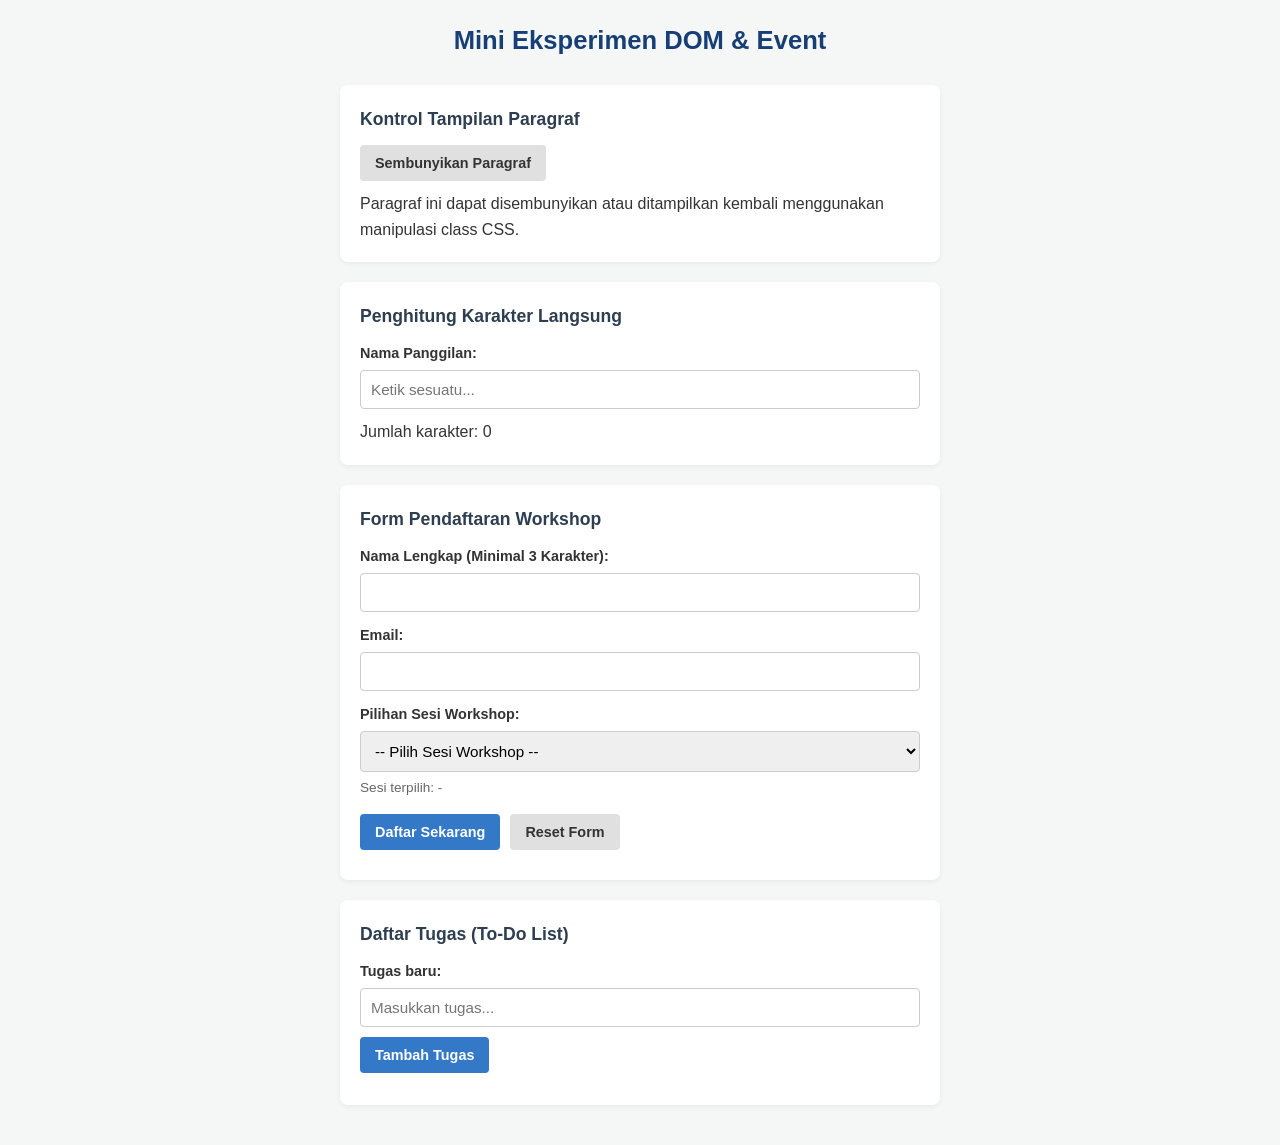
<file: form_pendaftaran_workshop/index.html>
<!DOCTYPE html>
<html lang="id">
<head>
    <meta charset="UTF-8">
    <meta name="viewport" content="width=device-width, initial-scale=1.0">
    <title>Mini Eksperimen: Pendaftaran Workshop</title>
    <link rel="stylesheet" href="style.css">
    <script src="script.js" defer></script>
</head>
<body>

    <div class="container">
        <h1>Mini Eksperimen DOM & Event</h1>

        <!-- Fitur Toggle Tampilkan/Sembunyikan Paragraf -->
        <section class="card">
            <h2>Kontrol Tampilan Paragraf</h2>
            <button id="btnToggle" type="button" class="btn-secondary">Sembunyikan Paragraf</button>
            <p id="paragrafTarget" class="mt-10">Paragraf ini dapat disembunyikan atau ditampilkan kembali menggunakan manipulasi class CSS.</p>
        </section>

        <!-- Live Character Counter -->
        <section class="card">
            <h2>Penghitung Karakter Langsung</h2>
            <label for="namaInput">Nama Panggilan:</label>
            <input type="text" id="namaInput" maxlength="40" placeholder="Ketik sesuatu...">
            <p class="info-text mt-10">Jumlah karakter: <span id="jumlahKarakter">0</span></p>
        </section>

        <!-- Form Pendaftaran Workshop -->
        <section class="card">
            <h2>Form Pendaftaran Workshop</h2>
            <form id="formWorkshop" novalidate>
                <div class="form-group">
                    <label for="namaLengkap">Nama Lengkap (Minimal 3 Karakter):</label>
                    <input type="text" id="namaLengkap" name="nama">
                </div>

                <div class="form-group">
                    <label for="emailWorkshop">Email:</label>
                    <input type="email" id="emailWorkshop" name="email">
                </div>

                <div class="form-group">
                    <label for="pilihanSesi">Pilihan Sesi Workshop:</label>
                    <select id="pilihanSesi" name="sesi">
                        <option value="">-- Pilih Sesi Workshop --</option>
                        <option value="Sesi 1: Dasar HTML & CSS">Sesi 1: Dasar HTML & CSS (Pagi)</option>
                        <option value="Sesi 2: JavaScript DOM Lanjutan">Sesi 2: JavaScript DOM Lanjutan (Siang)</option>
                        <option value="Sesi 3: Proyek Web Interaktif">Sesi 3: Proyek Web Interaktif (Sore)</option>
                    </select>
                    <p class="preview-sesi">Sesi terpilih: <span id="infoSesi">-</span></p>
                </div>

                <div class="button-group">
                    <button type="submit" class="btn-primary">Daftar Sekarang</button>
                    <button type="reset" id="btnReset" class="btn-secondary">Reset Form</button>
                </div>
            </form>
            <p id="pesanForm" class="pesan-feedback" aria-live="polite"></p>
        </section>

        <!-- To-Do List dengan Tombol Hapus Satuan -->
        <section class="card">
            <h2>Daftar Tugas (To-Do List)</h2>
            <div class="form-group">
                <label for="inputTugas">Tugas baru:</label>
                <input id="inputTugas" type="text" placeholder="Masukkan tugas...">
                <button id="tambahTugas" type="button" class="btn-primary mt-10">Tambah Tugas</button>
            </div>
            <p id="pesanTugas" class="pesan-feedback" aria-live="polite"></p>
            <ul id="daftarTugas"></ul>
        </section>
    </div>

</body>
</html>
</file>
<file: form_pendaftaran_workshop/style.css>
* {
    box-sizing: border-box;
    margin: 0;
    padding: 0;
    font-family: 'Segoe UI', Tahoma, Geneva, Verdana, sans-serif;
}

body {
    background-color: #f4f7f6;
    color: #333;
    line-height: 1.6;
    padding: 20px;
}

.container {
    max-width: 600px;
    margin: 0 auto;
}

h1 {
    text-align: center;
    margin-bottom: 24px;
    color: #173f75;
    font-size: 1.6rem;
}

h2 {
    font-size: 1.1rem;
    margin-bottom: 12px;
    color: #2c3e50;
}

.card {
    background: #fff;
    padding: 20px;
    border-radius: 8px;
    box-shadow: 0 2px 5px rgba(0,0,0,0.05);
    margin-bottom: 20px;
}

.form-group {
    margin-bottom: 12px;
}

label {
    display: block;
    font-weight: 600;
    margin-bottom: 5px;
    font-size: 0.9rem;
}

input[type="text"],
input[type="email"],
select {
    width: 100%;
    padding: 10px;
    border: 1px solid #ccc;
    border-radius: 4px;
    font-size: 0.95rem;
}

input:focus, select:focus {
    outline: none;
    border-color: #3478c8;
    box-shadow: 0 0 4px rgba(52, 120, 200, 0.3);
}

.button-group {
    display: flex;
    gap: 10px;
    margin-top: 15px;
}

button {
    padding: 10px 15px;
    border: none;
    border-radius: 4px;
    cursor: pointer;
    font-weight: 600;
    font-size: 0.9rem;
}

.btn-primary {
    background-color: #3478c8;
    color: white;
}

.btn-primary:hover {
    background-color: #285d9d;
}

.btn-secondary {
    background-color: #e0e0e0;
    color: #333;
}

.btn-secondary:hover {
    background-color: #d0d0d0;
}

.btn-danger {
    background-color: #e74c3c;
    color: white;
    padding: 6px 10px;
    font-size: 0.8rem;
}

.btn-danger:hover {
    background-color: #c0392b;
}

.hidden {
    display: none !important;
}

.pesan-feedback {
    margin-top: 10px;
    font-weight: 600;
    font-size: 0.9rem;
}

.error {
    color: #e74c3c;
}

.success {
    color: #27ae60;
}

.preview-sesi {
    font-size: 0.85rem;
    color: #666;
    margin-top: 5px;
}

.mt-10 {
    margin-top: 10px;
}

ul {
    list-style-type: none;
    margin-top: 10px;
}

li {
    background: #f9f9f9;
    padding: 10px;
    border: 1px solid #eee;
    border-radius: 4px;
    margin-bottom: 8px;
    display: flex;
    justify-content: space-between;
    align-items: center;
    gap: 10px;
}

.selesai span {
    text-decoration: line-through;
    color: #888;
}

/* Responsif untuk Mobile */
@media (max-width: 480px) {
    .button-group {
        flex-direction: column;
    }
    button {
        width: 100%;
    }
}
</file>
